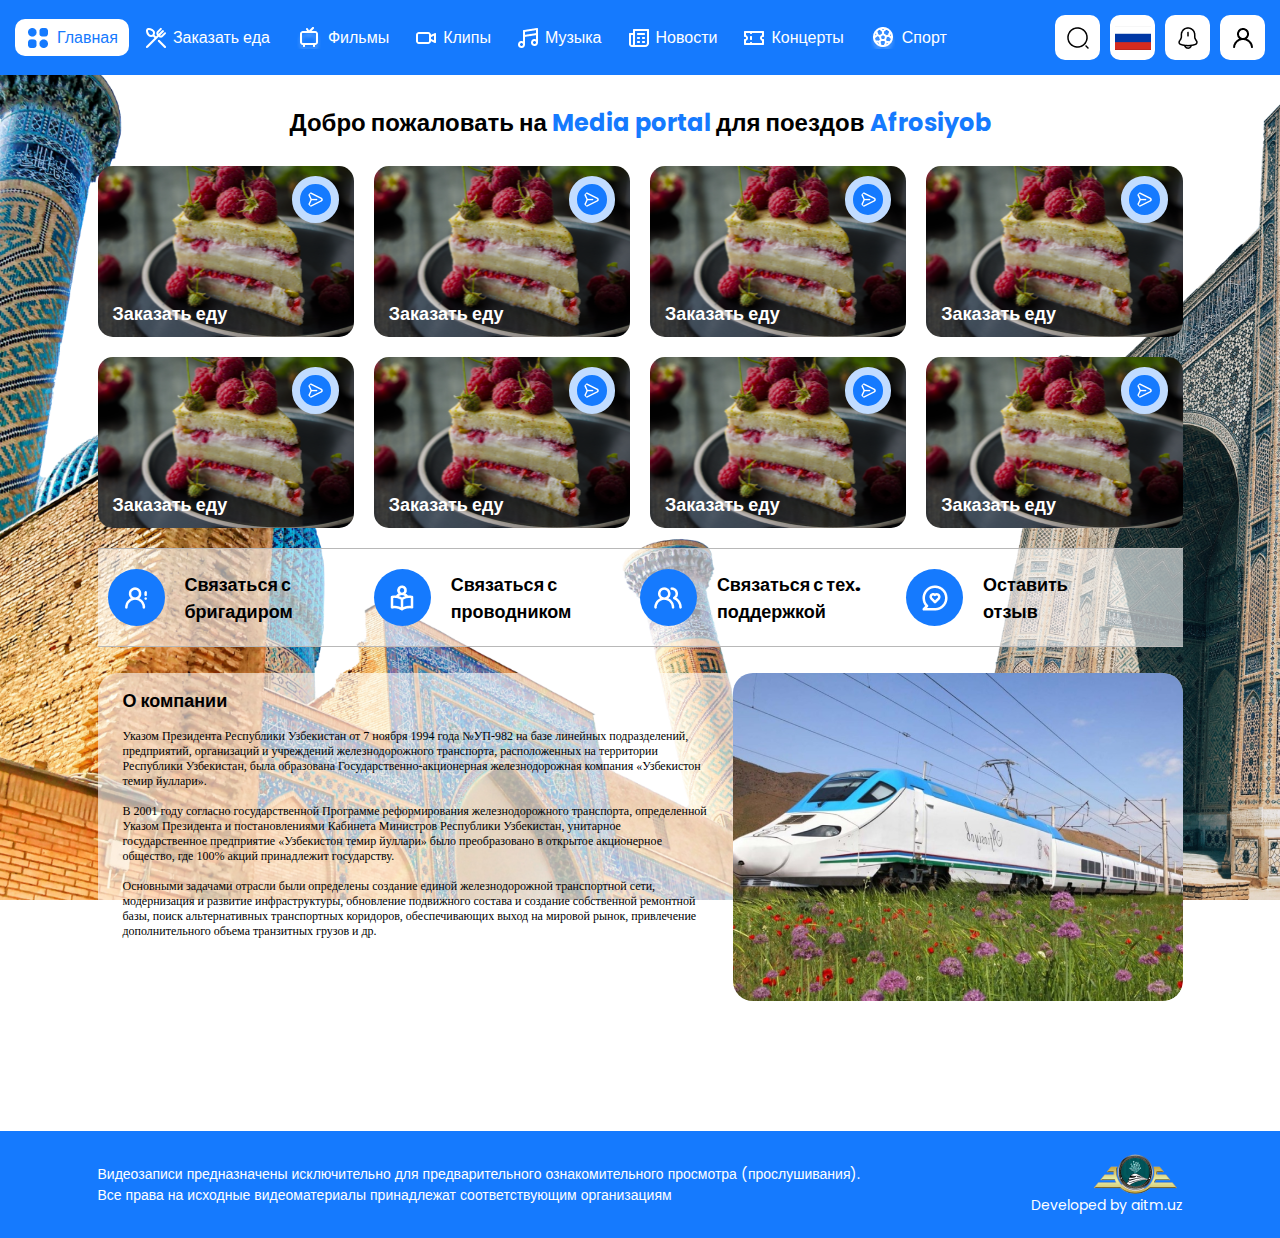
<file: qandigiJoylar/index.html>
<!DOCTYPE html>
<html lang="en">

<head>
  <meta charset="UTF-8">
  <meta name="viewport" content="width=device-width, initial-scale=1.0">
  <title>Document</title>

  <link rel="preconnect" href="https://fonts.googleapis.com">
  <link rel="preconnect" href="https://fonts.gstatic.com" crossorigin>
  <link href="https://fonts.googleapis.com/css2?family=Poppins:ital,wght@0,400;0,600;1,700&display=swap"
    rel="stylesheet">
  <link rel="stylesheet" href="./css/style.css">
  <link rel="stylesheet" href="./css/medis.css">
</head>

<body>    
  <header class="header">
    <ul class="header__menu">
      <li>
        <a href="" class="header__menu--link active">
          <img src="./img/home.png" alt="">
          Главная       
        </a>

      </li>
      <li>
        <a href="" class="header__menu--link">
          <img src="./img/food.png" alt="">
          Заказать еда
        </a>

      </li>
      <li>
        <a href="" class="header__menu--link">
          <img src="./img/moves.png" alt="">
          Фильмы
        </a>

      </li>
      <li>
        <a href="" class="header__menu--link">
          <img src="./img/video.png" alt="">
          Клипы
        </a>

      </li>
      <li>
        <a href="" class="header__menu--link"><img src="./img/music.png" alt="">
          Музыка</a>

      </li>
      <li>
        <a href="" class="header__menu--link"><img src="./img/news.png" alt="">
          Новости</a>

      </li>
      <li>
        <a href="" class="header__menu--link"> <img src="./img/consert.png" alt="">
          Концерты</a>

      </li>
      <li>
        <a href="" class="header__menu--link"><img src="./img/sports.png" alt="">
          Спорт</a>

      </li>
    </ul>
    <ul class="header__btns">
      <li>
        <button><img src="./img/search.png" alt=""></button>
      </li>
      <li>
        <button class="flag"><img src="./img/ru.jpg" alt=""></button>
      </li>
      <li>
        <button><img src="./img/notification.png" alt=""></button>
      </li>
      <li>
        <button><img src="./img/user.png" alt=""></button>
      </li>
    </ul>
    <button onclick="toggle()" class="header_toggle">
      <span></span>
    </button>
  </header>
  <section class="main">
    <div class="container">
      <h1>Добро пожаловать на <span>Media portal</span> для поездов <span>Afrosiyob</span></h1> <br>
      <div class="row">
        <div class="col-3 col-xs-6">
          <div class="pbox" style="background-image: url('./img/food_img.png');">
            <a href="#" class="pbox_link">
              <img src="./img/enter.png" alt="">
            </a>
            <a href="#" class="pbox_title">
              Заказать еду
            </a>
          </div>
        </div>
        <div class="col-3 col-xs-6">
          <div class="pbox" style="background-image: url('./img/food_img.png');">
            <a href="#" class="pbox_link">
              <img src="./img/enter.png" alt="">
            </a>
            <a href="#" class="pbox_title">
              Заказать еду
            </a>
          </div>
        </div>
        <div class="col-3 col-xs-6">
          <div class="pbox" style="background-image: url('./img/food_img.png');">
            <a href="#" class="pbox_link">
              <img src="./img/enter.png" alt="">
            </a>
            <a href="#" class="pbox_title">
              Заказать еду
            </a>
          </div>
        </div>
        <div class="col-3 col-xs-6">
          <div class="pbox" style="background-image: url('./img/food_img.png');">
            <a href="#" class="pbox_link">
              <img src="./img/enter.png" alt="">
            </a>
            <a href="#" class="pbox_title">
              Заказать еду
            </a>
          </div>
        </div>
        <div class="col-3 col-xs-6">
          <div class="pbox" style="background-image: url('./img/food_img.png');">
            <a href="#" class="pbox_link">
              <img src="./img/enter.png" alt="">
            </a>
            <a href="#" class="pbox_title">
              Заказать еду
            </a>
          </div>
        </div>
        <div class="col-3 col-xs-6">
          <div class="pbox" style="background-image: url('./img/food_img.png');">
            <a href="#" class="pbox_link">
              <img src="./img/enter.png" alt="">
            </a>
            <a href="#" class="pbox_title">
              Заказать еду
            </a>
          </div>
        </div>
        <div class="col-3 col-xs-6">
          <div class="pbox" style="background-image: url('./img/food_img.png');">
            <a href="#" class="pbox_link">
              <img src="./img/enter.png" alt="">
            </a>
            <a href="#" class="pbox_title">
              Заказать еду
            </a>
          </div>
        </div>
        <div class="col-3 col-xs-6">
          <div class="pbox" style="background-image: url('./img/food_img.png');">
            <a href="#" class="pbox_link">
              <img src="./img/enter.png" alt="">
            </a>
            <a href="#" class="pbox_title">
              Заказать еду
            </a>
          </div>
        </div>
      </div>
      <div class="main_suport">
      <div class="row">
          <div class="col-3 col-xs-6"><a href="" class="main_suport-link">
          <span>
            <img src="./img/user_info.png" alt="">
          </span>
          <b>Связаться с бригадиром</b>
        </a> </div>
        <div class="col-3 col-xs-6">
          <a href="" class="main_suport-link">
            <span>
              <img src="./img/user-book.png" alt="">
            </span>
            <b>Связаться с проводником</b>
          </a> 
        </div>
        <div class="col-3 col-xs-6">
          <a href="" class="main_suport-link">
            <span>
              <img src="./img/users.png" alt="">
            </span>
            <b>Связаться с тех.<br>поддержкой</b>
          </a> 
        </div>
        <div class="col-3 col-xs-6">
          <a href="" class="main_suport-link">
            <span>
              <img src="./img/cancel.png" alt="">
            </span>
            <b>Оставить <br>
              отзыв</b>
          </a>
        </div>
      </div>
      </div>
      <div class="main_about">
        <div class="main_about_text">
          <div class="main_about_title">О компании</div>
          <p>Указом Президента Республики Узбекистан от 7 ноября 1994 года №УП-982 на базе линейных подразделений, предприятий, организаций и учреждений железнодорожного транспорта, расположенных на территории Республики Узбекистан, была образована Государственно-акционерная железнодорожная компания «Узбекистон темир йуллари».
          </p>
          <p>В 2001 году согласно государственной Программе реформирования железнодорожного транспорта, определенной Указом Президента и постановлениями Кабинета Министров Республики Узбекистан, унитарное государственное предприятие «Узбекистон темир йуллари» было преобразовано в открытое акционерное общество, где 100% акций принадлежит государству.

          </p>
          <p>Основными задачами отрасли были определены создание единой железнодорожной транспортной сети, модернизация и развитие инфраструктуры, обновление подвижного состава и создание собственной ремонтной базы, поиск альтернативных транспортных коридоров, обеспечивающих выход на мировой рынок, привлечение дополнительного объема транзитных грузов и др.</p>
        </div>
        <img src="./img/about.png" alt="" class="main_about_img">
      </div>
    </div>
  </section>
  <footer class="footer">
    <div class="container">
      <div class="footer__text">
        Видеозаписи предназначены исключительно для предварительного ознакомительного просмотра (прослушивания). <br>
        Все права на исходные видеоматериалы принадлежат соответствующим организациям
      </div>
      <a href="#" class="footer_auth" target="_blank">
        <img src="./img/aitm.png" alt="">
        Developed by aitm.uz
      </a>
    </div>
  </footer>
  <script src="./js/app.js"></script>
</body>

</html>
</file>
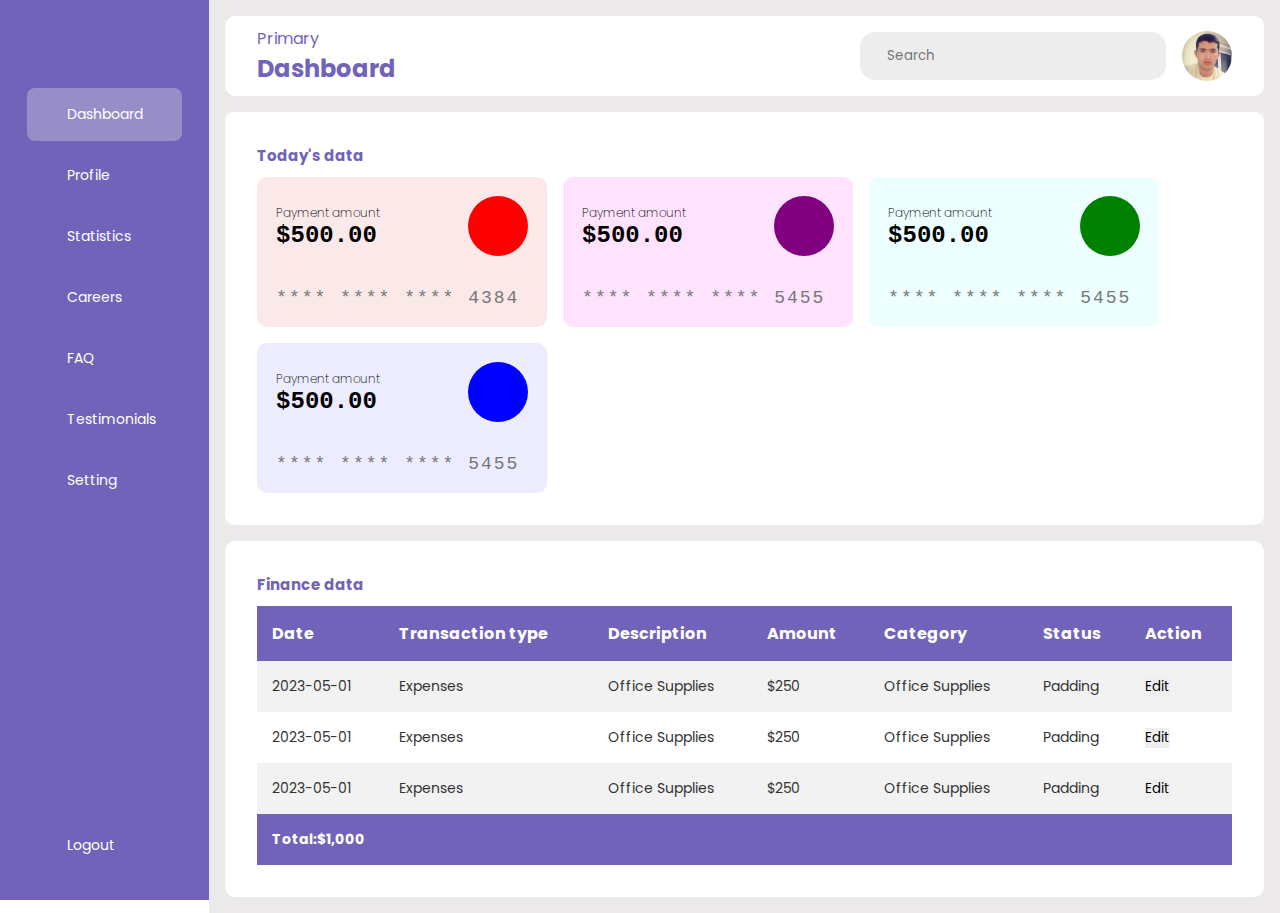
<file: dashboard/main.html>
<!DOCTYPE html>
<html lang="en">

<head>
          <meta charset="UTF-8">
          <meta name="viewport" content="width=device-width, initial-scale=1.0">
          <link rel="stylesheet" href="https://cdnjs.cloudflare.com/ajax/libs/font-awesome/6.4.2/css/all.min.css"
                    integrity="sha512-z3gLpd7yknf1YoNbCzqRKc4qyor8gaKU1qmn+CShxbuBusANI9QpRohGBreCFkKxLhei6S9CQXFEbbKuqLg0DA=="
                    crossorigin="anonymous" referrerpolicy="no-referrer" />
                    <link rel="preconnect" href="https://fonts.googleapis.com">
<link rel="preconnect" href="https://fonts.gstatic.com" crossorigin>
<link href="https://fonts.googleapis.com/css2?family=Poppins:wght@400;600&display=swap" rel="stylesheet">
<link rel="stylesheet" href="./css/main.css">
          <title>Document</title>
</head>

<body>
          <div class="sidebar">
                    <div class="logo"></div>
                    <ul class="menu">
                              <li class="active">
                                        <a href="#">
                                                  <i class="fas fa-tachometer-alt"></i>
                                                  <span>Dashboard</span>
                                        </a>
                              </li>
                              <li>
                                        <a href="#">
                                                  <i class="fas fa-user"></i>
                                                  <span>Profile</span>
                                        </a>
                              </li>
                              <li>
                                        <a href="#">
                                                  <i class="fas fa-chart-bar"></i>
                                                  <span>Statistics</span>
                                        </a>
                              </li>
                              <li>
                                        <a href="#">
                                                  <i class="fas fa-briefcase"></i>
                                                  <span>Careers</span>
                                        </a>
                              </li>
                              <li>
                                        <a href="#">
                                                  <i class="fas fa-question-circle"></i>
                                                  <span>FAQ</span>
                                        </a>
                              </li>
                              <li>
                                        <a href="#">
                                                  <i class="fas fa-star"></i>
                                                  <span>Testimonials</span>
                                        </a>
                              </li>
                              <li>
                                        <a href="#">
                                                  <i class="fas fa-cog"></i>
                                                  <span>Setting</span>
                                        </a>
                              </li>
                              <li class="logout">
                                        <a href="#">
                                                  <!-- <i class="fas fa-long-arrow-alt-left"></i> -->
                                                  <i class="fa-solid fa-right-from-bracket"></i>
                                                  <span>Logout</span>
                                        </a>
                              </li>
                    </ul>
          </div>
          <div class="main-content">
                    <div class="heder-wrapper">
                              <div class="header-title">
                                        <span>Primary</span>
                                        <h2>Dashboard</h2>
                              </div>
                              <div class="user-info">
                                        <div class="search-box">        
                                                  <i class="fa-solid fa-search"></i>
                                        <input type="text" placeholder="Search">
                                        </div>
                                        <img src="./img/user.jpg" alt="">
                              </div>
                    </div>
                    <div class="main-box">
                             <div class="card-container">
                              <h1 class="main--title">Today's data</h1>
                              <div class="card--wrapper">
                                <div class="payment-card light-red">
                                        <div class="card-header">
                                                  <div class="amount">
                                                            <span class="title">Payment amount</span>
                                                            <span class="amount-value">
                                                                      $500.00
                                                            </span>
                                                  </div>
                                                  <i class="fas fa-dollar-sign icon"></i>
                                        </div>
                                        <span class="card-detail">
                                                  **** **** **** 4384
                                        </span>
                                </div>
                                <div class="payment-card light-purple">
                                        <div class="card-header">
                                                  <div class="amount">
                                                            <span class="title">Payment amount</span>
                                                            <span class="amount-value">
                                                                      $500.00
                                                            </span>
                                                  </div>
                                                  <i class="fas fa-list icon dark-purple"></i>
                                        </div>
                                        <span class="card-detail">
                                                  **** **** **** 5455
                                        </span>
                                </div><div class="payment-card light-green">
                                        <div class="card-header">
                                                  <div class="amount">
                                                            <span class="title">Payment amount</span>
                                                            <span class="amount-value">
                                                                      $500.00
                                                            </span>
                                                  </div>
                                                  <i class="fa-solid fa-users dark-green icon"></i>
                                                  <!-- <i class="fas fa-list icon dark-purple"></i> -->
                                        </div>
                                        <span class="card-detail">
                                                  **** **** **** 5455
                                        </span>
                                </div>
                                <div class="payment-card light-blue">
                                        <div class="card-header">
                                                  <div class="amount">
                                                            <span class="title">Payment amount</span>
                                                            <span class="amount-value">
                                                                      $500.00
                                                            </span>
                                                  </div>
                                                  <i class="fa-solid fa-check icon dark-blue"></i>
                                                  <!-- <i class="fas fa-list icon dark-purple"></i> -->
                                        </div>
                                        <span class="card-detail">
                                                  **** **** **** 5455
                                        </span>
                                </div>
                              </div>
                             </div>
                    </div>
                    <div class="tablur--wrapper">
                              <h3 class="main--title">
                                        Finance data
                              </h3>
                              <div class="tabel-container">
                                        <table>
                                                  <thead>
                                                            <tr>
                                                            <th>Date</th>
                                                            <th>Transaction type</th>
                                                            <th>Description</th>
                                                            <th>Amount</th>
                                                            <th>Category</th>
                                                            <th>Status</th>
                                                            <th>Action</th>
                                                            </tr>
                                                            <tbody>
                                                                      <tr>
                                                                                <td>2023-05-01</td>
                                                                                <td>Expenses</td>
                                                                                <td>Office Supplies</td>
                                                                                <td>$250</td>
                                                                                <td>Office Supplies</td>
                                                                                <td>Padding</td>
                                                                                <td><button>Edit</button></td>
                                                                      </tr> <tr>
                                                                                <td>2023-05-01</td>
                                                                                <td>Expenses</td>
                                                                                <td>Office Supplies</td>
                                                                                <td>$250</td>
                                                                                <td>Office Supplies</td>
                                                                                <td>Padding</td>
                                                                                <td><button>Edit</button></td>
                                                                      </tr> <tr>
                                                                                <td>2023-05-01</td>
                                                                                <td>Expenses</td>
                                                                                <td>Office Supplies</td>
                                                                                <td>$250</td>
                                                                                <td>Office Supplies</td>
                                                                                <td>Padding</td>
                                                                                <td><button>Edit</button></td>
                                                                      </tr>
                                                            </tbody>
                                                            <tfoot>
                                                                      <tr>
                                                                                <td colspan="7">Total:$1,000</td>
                                                                      </tr>
                                                            </tfoot>
                                                  </thead>
                                        </table>
                              </div>
                    </div>

          </div>
</body>

</html>
</file>
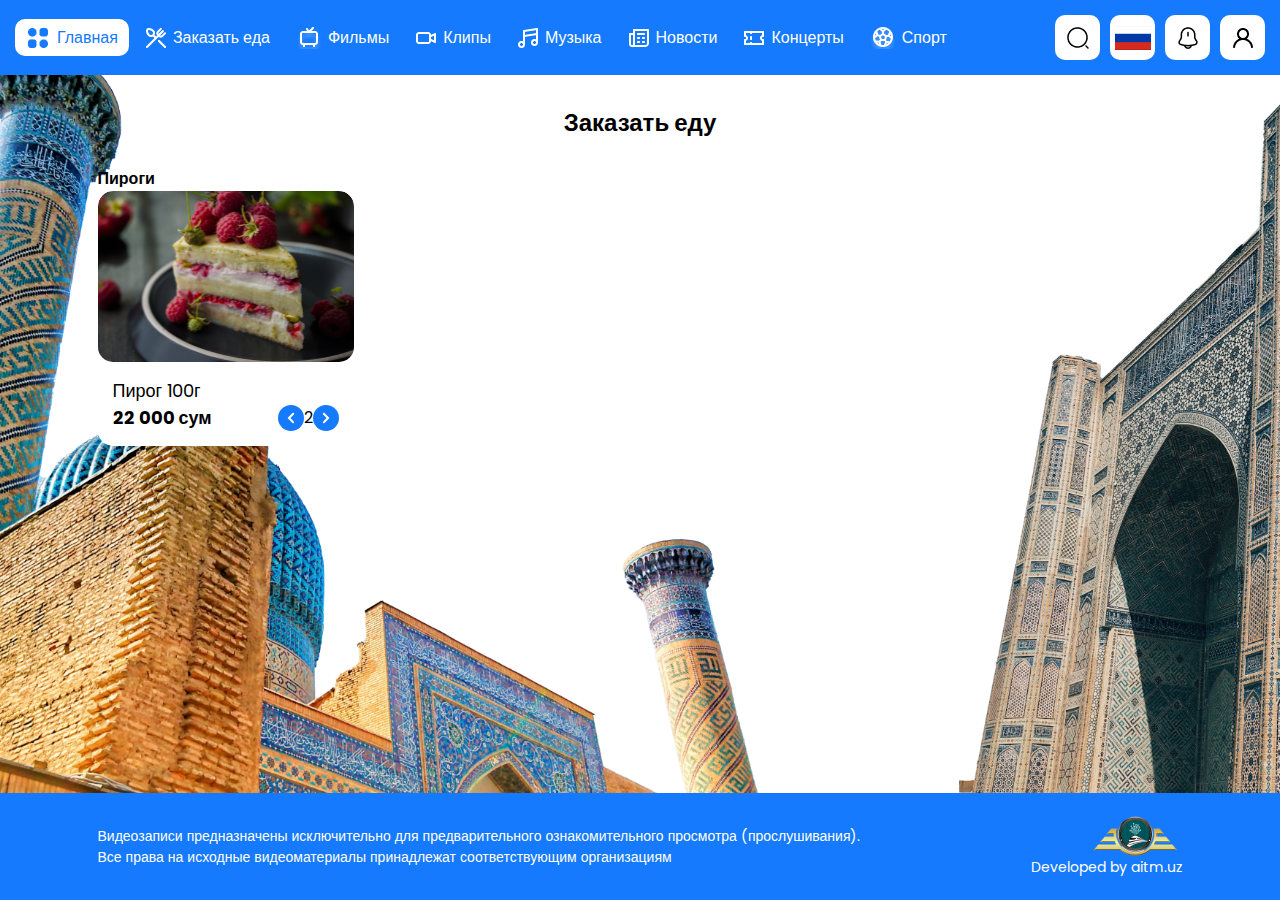
<file: qandigiJoylar/food.html>
<!DOCTYPE html>
<html lang="en">

<head>
  <meta charset="UTF-8">
  <meta name="viewport" content="width=device-width, initial-scale=1.0">
  <title>Document</title>

  <link rel="preconnect" href="https://fonts.googleapis.com">
  <link rel="preconnect" href="https://fonts.gstatic.com" crossorigin>
  <link href="https://fonts.googleapis.com/css2?family=Poppins:ital,wght@0,400;0,600;1,700&display=swap"
    rel="stylesheet">
  <link rel="stylesheet" href="./css/style.css">
  <link rel="stylesheet" href="./css/medis.css">
</head>

<body>
  <header class="header">
    <ul class="header__menu">
      <li>
        <a href="" class="header__menu--link active">
          <img src="./img/home.png" alt="">
          Главная
        </a>

      </li>
      <li>
        <a href="" class="header__menu--link">
          <img src="./img/food.png" alt="">
          Заказать еда
        </a>

      </li>
      <li>
        <a href="" class="header__menu--link">
          <img src="./img/moves.png" alt="">
          Фильмы
        </a>

      </li>
      <li>
        <a href="" class="header__menu--link">
          <img src="./img/video.png" alt="">
          Клипы
        </a>

      </li>
      <li>
        <a href="" class="header__menu--link"><img src="./img/music.png" alt="">
          Музыка</a>

      </li>
      <li>
        <a href="" class="header__menu--link"><img src="./img/news.png" alt="">
          Новости</a>

      </li>
      <li>
        <a href="" class="header__menu--link"> <img src="./img/consert.png" alt="">
          Концерты</a>

      </li>
      <li>
        <a href="" class="header__menu--link"><img src="./img/sports.png" alt="">
          Спорт</a>

      </li>
    </ul>
    <ul class="header__btns">
      <li>
        <button><img src="./img/search.png" alt=""></button>
      </li>
      <li>
        <button class="flag"><img src="./img/ru.jpg" alt=""></button>
      </li>
      <li>
        <button><img src="./img/notification.png" alt=""></button>
      </li>
      <li>
        <button><img src="./img/user.png" alt=""></button>
      </li>
    </ul>
    <button onclick="toggle()" class="header_toggle">
      <span></span>
    </button>
  </header>
  <section class="main">
    <div class="container">
      <h1>Заказать еду</h1> <br>
      <div class="row">
          <div class="col-9 col-xs-12">
                    <div class="food_type">
                              Пироги
                    </div>
                    <div class="row">
                              <div class="col-4 col-xs-6">
<div class="food_box">
          <div class="food_img" style="background-image: url('./img/food_img.png');"></div>
          <div class="food_info">
                    <div class="food_title">
                              Пирог 100г
                    </div>
                    <div class="food_bottom">
                              <div class="food_price">
                                        22 000 сум
                              </div>
                              <div class="food_count">
                                        <button><img src="./img/left.png" alt=""></button>
                                        <div class="food_count_value">
                                                  2
                                        </div>
                                        <button><img src="./img/right.png" alt=""></button>
                              </div>
                    </div>
          </div>
</div>
                              </div>
                    </div>
          </div>
          <div class="col- 3 col-xs-12">
          </div>
      </div>
    </div>
  </section>
  <footer class="footer">
    <div class="container">
      <div class="footer__text">
        Видеозаписи предназначены исключительно для предварительного ознакомительного просмотра (прослушивания). <br>
        Все права на исходные видеоматериалы принадлежат соответствующим организациям
      </div>
      <a href="#" class="footer_auth" target="_blank">
        <img src="./img/aitm.png" alt="">
        Developed by aitm.uz
      </a>
    </div>
  </footer>
  <script src="./js/app.js"></script>
</body>

</html>
</file>
<file: qandigiJoylar/css/style.css>
* {
  padding: 0;
  margin: 0;
  box-sizing: border-box;
}
body {
  font-family: "Poppins", sans-serif;
  display: flex;
  flex-direction: column;
  min-height: 100vh;
  background: #ffffff;
}
.container {
  max-width: 1085px;
  margin: 0 auto;
}
.row {
  display: flex;
  flex-wrap: wrap;
  margin-left: -10px;
  margin-right: -10px;
}
.col-3 {
  flex-basis: 25%;
  min-width: 25%;
  width: 25%;
  padding: 0px 10px;
}
.col-6 {
  flex-basis: 50%;
  min-width: 50%;
  width: 50%;
  padding: 0px 10px;
}
.col-4 {
  flex-basis: 33.33%;
  min-width: 33.33%;
  width: 33.33%;
  padding: 0px 10px;
}
.col-9 {
  flex-basis: 75%;
  min-width: 75%;
  width: 75%;
  padding: 0px 10px;
}
@media (max-width: 1024px) {  
  .main .container .main_suport .main_suport-link {
    font-size: 15px;
  }
  .main .container .main_about {
    flex-direction: column;
  }
  .main .container .main_about img {
    display: none;
  }
  .container {
    padding: 0px 15px;
  }
  .col-md-3 {
    flex-basis: 25%;
    min-width: 25%;
    width: 25%;
    padding: 0px 10px;
  }
  .col-md-6 {
    flex-basis: 50%;
    min-width: 50%;
    width: 50%;
    padding: 0px 10px;
  }
  .col-md-4 {
    flex-basis: 33.33%;
    min-width: 33.33%;
    width: 33.33%;
    padding: 0px 10px;
  }
  .col-md-12 {
    flex-basis: 100%;
    min-width: 100%;
    width: 100%;
    padding: 0px 10px;
  }
}
@media (max-width: 990px) {
  .main .main_suport .main_suport-link {
    font-size: 12px;
  }
  .main .main_suport .main_suport-link span {
    width: 45px;
    height: 45px;
  }
}
@media (max-width: 768px) {
  .main .main_suport .main_suport-link {
    margin-top: 13px;
  }
  .col-xs-3 {
    flex-basis: 25%;
    min-width: 25%;
    width: 25%;
    padding: 0px 10px;
  }
  .col-xs-6 {
    flex-basis: 50%;
    min-width: 50%;
    width: 50%;
    padding: 0px 10px;
  }
  .col-xs-4 {
    flex-basis: 33.33%;
    min-width: 33.33%;
    width: 33.33%;
    padding: 0px 10px;
  }
  .col-xs-12 {
    flex-basis: 100%;
    min-width: 100%;
    width: 100%;
    padding: 0px 10px;
  }
}
@media (max-width: 600px) {
  .main_suport-link {
    display: block;
    text-align: center;
  }
  .main_suport-link span {
    margin: auto;
    display: flex;
  }
  .col-sm-3 {
    flex-basis: 25%;
    min-width: 25%;
    width: 25%;
    padding: 0px 10px;
  }
  .col-sm-6 {
    flex-basis: 50%;
    min-width: 50%;
    width: 50%;
    padding: 0px 10px;
  }
  .col-sm-4 {
    flex-basis: 33.33%;
    min-width: 33.33%;
    width: 33.33%;
    padding: 0px 10px;
  }
  .col-sm-12 {
    flex-basis: 100%;
    min-width: 100%;
    width: 100%;
    padding: 0px 10px;
  }
}
ul {
  list-style-type: none;
}
a {
  text-decoration: none;
  display: inline-block;
  color: #000;
}
textarea,
input {
  border: 0;
}
textarea:focus,
input:focus {
  outline: unset;
}
button {
  border: 0;
  cursor: pointer;
}
.header {
  padding: 15px;
  background-color: #157AFE;
  display: flex;
  align-items: center;
  justify-content: space-between;
  position: sticky;
  top: 0;
}
.header__menu {
  display: flex;
  align-items: center;
}
.header__menu--link {
  border-radius: 10px;
  display: flex;
  align-items: center;
  padding: 6px 11px;
  font-size: 16px;
  color: #ffffff;
  margin-right: 5px;
}
.header__menu--link.active,
.header__menu--link:hover {
  background-color: #ffffff;
  color: #157AFE;
}
.header__menu--link.active img,
.header__menu--link:hover img {
  filter: unset;
}
.header__menu--link img {
  filter: brightness(0) invert(1);
  margin-right: 17px;
}
.header__btns {
  display: flex;
  align-items: center;
}
.header__btns button {
  display: flex;
  align-items: center;
  justify-content: center;
  height: 52px;
  width: 52px;
  border-radius: 10px;
  background-color: #ffffff;
  margin-left: 20px;
  border: 2px solid #ffffff;
}
.header__btns button.flag:hover img {
  filter: unset;
}
.header__btns button:hover {
  background: unset;
}
.header__btns button:hover img {
  filter: invert(1);
}
.header_toggle {
  margin-left: auto;
  width: 40px;
  height: 40px;
  border-radius: 10px;
  background-color: #ffffff;
  display: flex;
  align-items: center;
  justify-content: center;
  display: none;
}
.header_toggle span {
  height: 2px;
  width: 20px;
  background-color: #157AFE;
  position: relative;
}
.header_toggle span:before,
.header_toggle span:after {
  content: '';
  position: absolute;
  width: 100%;
  height: 2px;
  background-color: #157AFE;
  top: -7px;
  left: 0;
}
.header_toggle span:after {
  top: 7px;
}
.footer {
  background-color: #157AFE;
  padding: 22px 0px;
  color: #ffffff;
  font-size: 14px;
  margin-top: auto;
}
.footer .container {
  display: flex;
  align-items: center;
  justify-content: space-between;
}
.footer_auth {
  text-align: right;
  white-space: nowrap;
  display: flex;
  flex-direction: column;
  justify-content: flex-end;
  align-items: flex-end;
  color: #ffffff;
}
.footer_auth img {
  display: block;
}
.main {
  flex: 1;
  background: url('../img/background.png') no-repeat center center / cover;
  padding-top: 30px;
  padding-bottom: 130px;
  background-size: content;
  background-position: center bottom;
  background-attachment: fixed;
}
.main_suport {
  display: flex;
  align-items: center;
  border-top: 1px solid #B8B8B8;
  border-bottom: 1px solid #B8B8B8;
  padding: 20px 10px  ;
  background-color: rgba(255, 255, 255, 0.6);
}
.main_suport-link {
  display: flex;
  align-items: center;
  font-size: 18px;
  font-weight: 700;
  transition: 0.5s;
  border-radius: 25px;
}
.main_suport-link:hover {
  color: #ffffff;
  background-color: #157AFE;
}
.main_suport-link span {
  display: flex;
  align-items: center;
  justify-content: center;
  background-color: #157AFE;
  width: 57px;
  height: 57px;
  border-radius: 50%;
  margin-right: 20px;
  padding: 14px;
}
.main_suport-link b {
  flex: 1;
}
.main_about {
  display: flex;
  background-color: rgba(255, 255, 255, 0.6);
  margin-top: 26px;
  border-radius: 20px;
  overflow: hidden;
}
.main_about_text {
  padding: 14px 25px;
  flex: 1;
}
.main_about_img {
  flex-basis: 450px;
  border-radius: 20px;
}
.main_about_title {
  font-size: 18px;
  font-weight: 700;
  margin-bottom: 10px;
}
.main_about p {
  margin-top: 15px;
  font-family: '';
  font-size: 12px;
}
h1 {
  font-size: 24px;
  font-weight: 700;
  line-height: 36px;
  text-align: center;
}
h1 span {
  color: #157AFE;
}
.pbox {
  height: 171px;
  border-radius: 15px;
  background-size: cover;
  background-position: center center;
  padding: 10px 15px;
  display: flex;
  flex-direction: column;
  margin-bottom: 20px;
}
.pbox_link {
  margin-left: auto;
  border: 8px solid #C1DCFF;
  display: flex;
  align-items: center;
  border-radius: 50%;
  justify-content: center;
  background-color: #157AFE;
  padding: 5.75px;
  transition: 0.5s;
}
.pbox_link img {
  transition: 0.5s;
}
.pbox_link:hover {
  border-color: #157AFE;
}
.pbox_link:hover img {
  transform: rotate(320deg);
}
.pbox_title {
  margin-top: auto;
  color: #ffffff;
  font-size: 18px;
  font-weight: 700;
}
.food_type {
  font-size: 16px;
  font-weight: 600;
  margin-bottom: 15p;
}
.food_box {
  border-radius: 15px;
  overflow: hidden;
  background-color: #ffffff;
}
.food_img {
  height: 171px;
  background-size: cover;
  background-position: center center;
  border-radius: 15px;
}
.food_info {
  padding: 15px;
}
.food_title {
  font-size: 18px;
}
.food_bottom {
  display: flex;
  align-items: center;
  justify-content: space-between;
}
.food_price {
  font-size: 18px;
  font-weight: 700;
}
.food_count {
  display: flex;
  align-items: center;
}
.food_count button {
  width: 26px;
  height: 26px;
  background-color: #157AFE;
  display: flex;
  align-items: center;
  justify-content: center;
  border-radius: 50%;
}
</file>
<file: qandigiJoylar/css/medis.css>
@media (max-width: 1780px) {
  .header__menu--link img {
    margin-right: 7px;
  }
  .header__btns button {
    margin-left: 10px;
    width: 45px;
    height: 45px;
  }
}
@media (max-width: 1232px) {
  .header__menu--link {
    font-size: 14px;
    padding: 6px;
  }
  .header__menu li:first-child a {
    font-size: 0;
  }
  .header__menu li:first-child a img {
    margin-right: 0;
  }
  .header__btns button {
    width: 40px;
    height: 40px;
  }
  .header__btns button img {
    width: 15px;
  }
}
@media (max-width: 1024px) {
  .header__menu--link {
    font-size: 0px;
  }
  .header__menu--link img {
    margin-left: 5px;
  }
  .footer .container {
    flex-direction: column;
    justify-content: center;
    align-items: center;
  }
  .footer_auht {
    text-align: center;
    justify-content: center;
    align-items: center;
  }
}
@media (max-width: 641px) {
  .header_toggle {
    display: flex;
  }
  .header__menu {
    position: fixed;
    top: 70px;
    right: -1000px;
    background-color: #157AFE;
    display: flex;
    flex-direction: column;
    height: 100vh;
    align-items: flex-start;
    padding: 20px;
    transition: 0.5s;
  }
  .header__menu.active {
    right: 0;
  }
  .header__menu li {
    width: 100%;
  }
  .header__menu li:first-child a {
    font-size: 16px;
  }
  .header__menu li:first-child a img {
    margin-right: 15px;
  }
  .header__menu--link {
    font-size: 16px;
    margin-bottom: 10px;
  }
  .header__menu--link.active {
    color: #157AFE;
    font-size: 16px;
  }
  .header__menu--link img {
    margin-right: 10px;
  }
}
</file>
<file: dashboard/css/main.css>
*{
          margin: 0;
          padding: 0;
          border:none;
          outline: none;
          box-sizing: border-box;
 font-family: "Poppins", sans-serif;
}
body {
          display: flex;

}
.sidebar {
          position: sticky;
          top:0;
          left:0;
          bottom:0;
          width: 110px;
          height: 100vh;
          padding: 0 1.7rem;
          color: #fff;
          overflow: hidden;
          transition: all 0.5s linear;
          background: rgba(113, 99, 186, 255);
}
.sidebar:hover {
          width: 240px;
          transition: 0.5s;
}
.logo {
          height: 80px;
          padding: 16px;
}
.menu {
          height: 88%;
          position: relative;
          list-style: none;
          padding: 0;
}
.menu li {
          padding: 1rem;
          margin: 8px 0;
  border-radius: 8px;
  transition: all 0.5s ease-in-out;
}
.menu li:hover,.active {
          background: #e0e0e058;
}
.menu a {
          color:#fff;
          text-decoration: none;
          display: flex;
          align-items: center;
          font-size: 14px;
          gap:1.5rem
}
.menu a span {
          overflow: hidden;

}
.menu a i {
          font-size: 1.2rem;
}
.logout{
          position: absolute;
          bottom: 0;
          left: 0;
          width: 100%;
}
.heder-wrapper{
          background: transparent;
          display: flex;
          justify-content: space-between;
          align-items: center;
          flex-wrap: wrap;
         background-color: #fff;
         border-radius: 10px;
         padding: 10px 2rem;
         margin-bottom: 1rem;

}
.heder-wrapper img {
          width: 50px;
          height: 50px;
          border-radius: 50%;
          cursor: pointer;
}
.main-content {
          /* position: relative; */
          background-color: #ebe9e9;
          width: 100%;
          padding: 1rem;
}
.main-box {
          background-color: rgba(240, 240, 240, 240);  
}
.main-box--wrapper{

}
.payment-card {
background-color: rgb(229, 223,223);
padding: 1.2rem;
border-radius: 10px;
width: 290px;
height: 150px;
display: flex;
flex-direction: column;
justify-content: space-between;
transition: all 0.5s ease-in-out;
}
.payment-card:hover{
          transform: translateY(-5px);
}
.card-header {
          display: flex;
          align-items: center;
          justify-content: space-between;
          margin-bottom: 20px;
}
.amount {
          display: flex;
          flex-direction: column;
}
.title {
          font-size: 12px;
          font-weight: 200;
}
.amount-value {
          font-size: 24px;
          font-family: 'Courier New', Courier, monospace;
          font-weight: 600;
}
.icon {
          color: #fff;
          padding: 1rem;
          height: 60px;
          width: 60px;
          text-align: center;
          border-radius: 50%;
          font-size: 1.5rem;
          background: red;
}
.card-detail {
          font-size: 18px;
          color: #777777;
          letter-spacing: 2px;
          font-family: 'Courier New', Courier, monospace;
}
.light-red {
          background:rgb(251, 233,233);
}
.light-purple {
          background:rgb(254, 226,254);
}
.light-green {
          background:rgb(236, 254,254);
}
.light-blue {
          background:rgb(236, 236,254);
}
.dark-red {
          background: red;
}.dark-purple {
          background: purple;
}.dark-green {
          background: green;
}.dark-blue {
          background: blue;
}
.card--wrapper {
          display: flex;
          flex-wrap: wrap;
          gap:1rem;
}
.main--title {
          color: rgba(113, 99, 186, 255);
          padding-bottom: 10px;
          font-size: 15px;
}
.card-container {
background-color: #fff;
border-radius: 10px;
padding:2rem;
}
.header-title {
          color:rgba(113, 99, 186, 255)
}
.user-info{
          display: flex;
          align-items: center;
          gap: 1rem
}
.search-box {
          background: rgb(237,   237,  237);
          border-radius: 15px;
          color:rgba(113, 99, 186, 255);
          display: flex;
          align-items: center;
          gap:5px;
          padding: 4px 12px;
}
.search-box input {
          background: transparent;
          padding: 10px;;
}.search-box i {
          font-size: 1.2rem;
          cursor: pointer;
          transition: all 0.5s ease-out;
}.search-box i:hover {
          transform: scale(1.2);
}
.tablur--wrapper {
background: #fff;
margin-top:1rem;
border-radius: 10px;
padding:  2rem;
}
.maint-title {

}
.tablur-container{
width: 100%;
}
table{
          width: 100%;
          border-collapse: collapse;
}
thead {
          color:#fff;
          background: rgba(113, 99, 186, 255);
}
th {
          padding: 15px;
          text-align: left;
}
tbody {
          background: #f2f2f2;
}
td {
          padding: 15px;
          font-size: 14px;
          color: #333
}
tr:nth-child(even) {
          background: #fff;
}
tfoot {
          background: rgba(113, 99, 186, 255);
          font-weight: bold;
          color: #fff;
}
tfoot td {
          padding: 15px;
          color: #fff;
}
.tablur-container button {
          color: green
}
</file>
